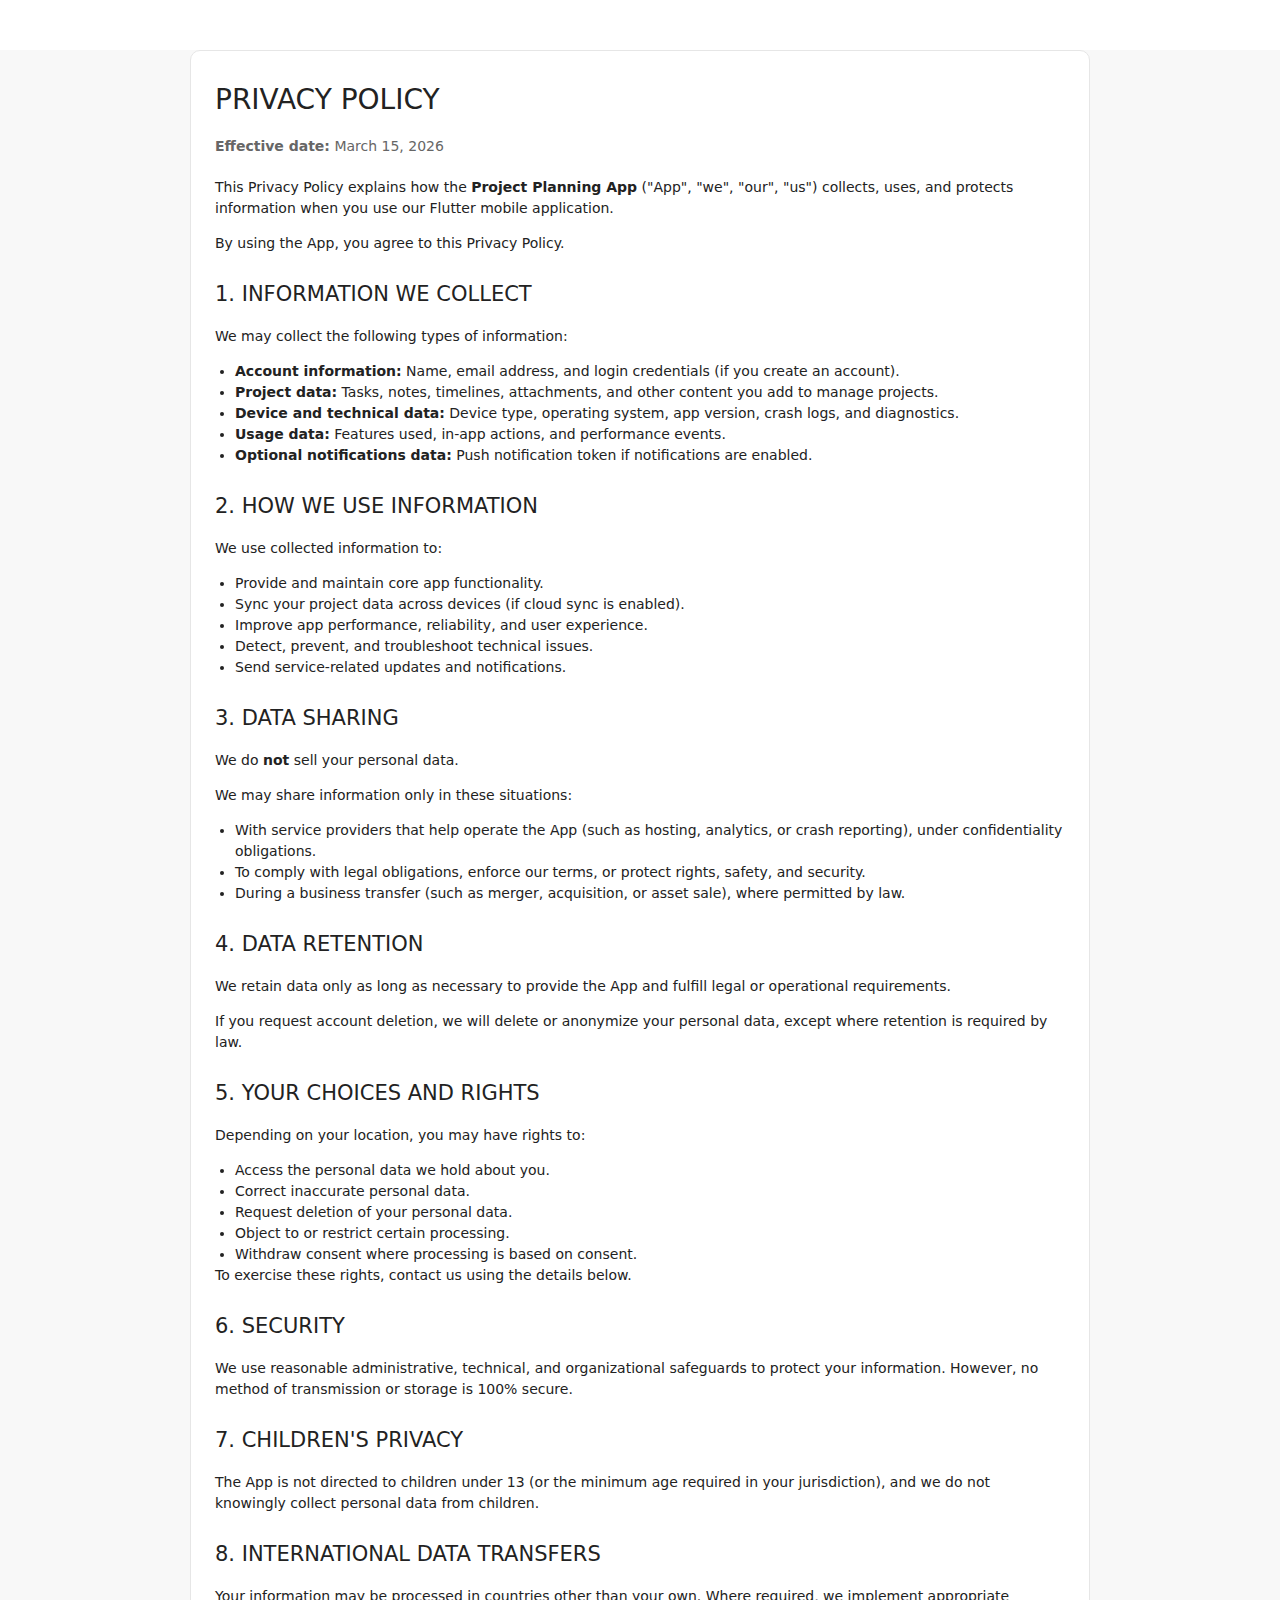
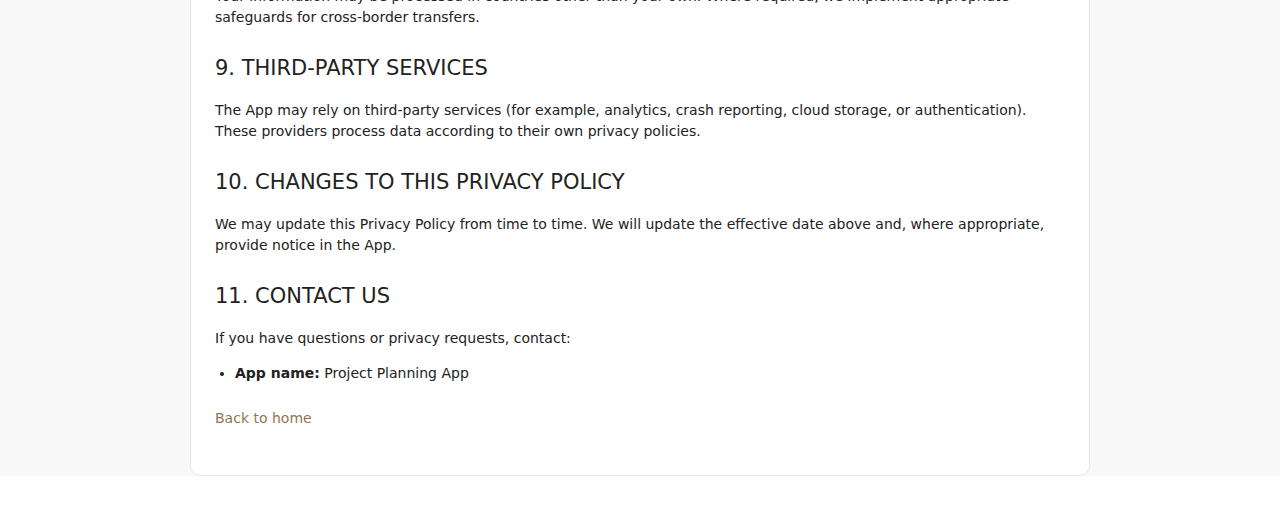
<file: true_church - edited - harul 2025 nov/privacy-policy.html>
<!DOCTYPE html>
<html lang="en">
  <head>
    <meta charset="UTF-8" />
    <meta http-equiv="X-UA-Compatible" content="IE=edge" />
    <meta name="viewport" content="width=device-width, initial-scale=1.0, maximum-scale=1" />
    <title>Privacy Policy | Project Planning App</title>
    <link href="fonts/novecento-font/novecento-font.css" rel="stylesheet" type="text/css" />
    <link href="fonts/font-awesome.min.css" rel="stylesheet" type="text/css" />
    <link rel="stylesheet" href="style.css" />
    <style>
      body {
        background: #f8f8f8;
      }

      .policy-wrap {
        max-width: 900px;
        margin: 50px auto;
        background: #ffffff;
        border: 1px solid #e6e6e6;
        border-radius: 10px;
        padding: 32px 24px;
      }

      .policy-wrap h1 {
        margin-top: 0;
      }

      .policy-wrap h2 {
        margin-top: 28px;
      }

      .policy-wrap ul {
        margin: 10px 0 0 20px;
      }

      .policy-meta {
        color: #666;
        margin-bottom: 20px;
      }

      .back-link {
        margin-top: 24px;
      }
    </style>
  </head>
  <body>
    <div class="policy-wrap">
      <h1>Privacy Policy</h1>
      <p class="policy-meta"><strong>Effective date:</strong> March 15, 2026</p>

      <p>
        This Privacy Policy explains how the <strong>Project Planning App</strong> ("App", "we",
        "our", "us") collects, uses, and protects information when you use our Flutter mobile
        application.
      </p>
      <p>By using the App, you agree to this Privacy Policy.</p>

      <h2>1. Information We Collect</h2>
      <p>We may collect the following types of information:</p>
      <ul>
        <li>
          <strong>Account information:</strong> Name, email address, and login credentials (if
          you create an account).
        </li>
        <li>
          <strong>Project data:</strong> Tasks, notes, timelines, attachments, and other content
          you add to manage projects.
        </li>
        <li>
          <strong>Device and technical data:</strong> Device type, operating system, app version,
          crash logs, and diagnostics.
        </li>
        <li>
          <strong>Usage data:</strong> Features used, in-app actions, and performance events.
        </li>
        <li>
          <strong>Optional notifications data:</strong> Push notification token if notifications
          are enabled.
        </li>
      </ul>

      <h2>2. How We Use Information</h2>
      <p>We use collected information to:</p>
      <ul>
        <li>Provide and maintain core app functionality.</li>
        <li>Sync your project data across devices (if cloud sync is enabled).</li>
        <li>Improve app performance, reliability, and user experience.</li>
        <li>Detect, prevent, and troubleshoot technical issues.</li>
        <li>Send service-related updates and notifications.</li>
      </ul>

      <h2>3. Data Sharing</h2>
      <p>We do <strong>not</strong> sell your personal data.</p>
      <p>We may share information only in these situations:</p>
      <ul>
        <li>
          With service providers that help operate the App (such as hosting, analytics, or crash
          reporting), under confidentiality obligations.
        </li>
        <li>
          To comply with legal obligations, enforce our terms, or protect rights, safety, and
          security.
        </li>
        <li>
          During a business transfer (such as merger, acquisition, or asset sale), where permitted
          by law.
        </li>
      </ul>

      <h2>4. Data Retention</h2>
      <p>
        We retain data only as long as necessary to provide the App and fulfill legal or
        operational requirements.
      </p>
      <p>
        If you request account deletion, we will delete or anonymize your personal data, except
        where retention is required by law.
      </p>

      <h2>5. Your Choices and Rights</h2>
      <p>Depending on your location, you may have rights to:</p>
      <ul>
        <li>Access the personal data we hold about you.</li>
        <li>Correct inaccurate personal data.</li>
        <li>Request deletion of your personal data.</li>
        <li>Object to or restrict certain processing.</li>
        <li>Withdraw consent where processing is based on consent.</li>
      </ul>
      <p>To exercise these rights, contact us using the details below.</p>

      <h2>6. Security</h2>
      <p>
        We use reasonable administrative, technical, and organizational safeguards to protect your
        information. However, no method of transmission or storage is 100% secure.
      </p>

      <h2>7. Children's Privacy</h2>
      <p>
        The App is not directed to children under 13 (or the minimum age required in your
        jurisdiction), and we do not knowingly collect personal data from children.
      </p>

      <h2>8. International Data Transfers</h2>
      <p>
        Your information may be processed in countries other than your own. Where required, we
        implement appropriate safeguards for cross-border transfers.
      </p>

      <h2>9. Third-Party Services</h2>
      <p>
        The App may rely on third-party services (for example, analytics, crash reporting, cloud
        storage, or authentication). These providers process data according to their own privacy
        policies.
      </p>

      <h2>10. Changes to This Privacy Policy</h2>
      <p>
        We may update this Privacy Policy from time to time. We will update the effective date
        above and, where appropriate, provide notice in the App.
      </p>

      <h2>11. Contact Us</h2>
      <p>If you have questions or privacy requests, contact:</p>
      <ul>
        <!-- <li><strong>Email:</strong> privacy@yourdomain.com</li> -->
        <li><strong>App name:</strong> Project Planning App</li>
      </ul>

      <p class="back-link"><a href="index.html">Back to home</a></p>
    </div>
  </body>
</html>
</file>
<file: true_church - edited - harul 2025 nov/fonts/novecento-font/novecento-font.css>
/*
 * Web Fonts from fontspring.com
 *
 * All OpenType features and all extended glyphs have been removed.
 * Fully installable fonts can be purchased at http://www.fontspring.com
 *
 * The fonts included in this stylesheet are subject to the End User License you purchased
 * from Fontspring. The fonts are protected under domestic and international trademark and 
 * copyright law. You are prohibited from modifying, reverse engineering, duplicating, or
 * distributing this font software.
 *
 * (c) 2010-2014 Fontspring
 *
 *
 *
 *
 * The fonts included are copyrighted by the vendor listed below.
 *
 * Vendor:      Synthview Type Design
 * License URL: http://www.fontspring.com/licenses/synthview/webfont
 *
 *
 */

@font-face {
    font-family: 'Novecento Sans';
    src: url('Novecentosanswide-Bold-webfont.eot');
    src: url('Novecentosanswide-Bold-webfont.eot?#iefix') format('embedded-opentype'),
         url('Novecentosanswide-Bold-webfont.woff2') format('woff2'),
         url('Novecentosanswide-Bold-webfont.woff') format('woff'),
         url('Novecentosanswide-Bold-webfont.ttf') format('truetype'),
         url('Novecentosanswide-Bold-webfont.svg#novecento_sans_wide_bookbold') format('svg');
    font-weight: 700;
    font-style: normal;

}

@font-face {
    font-family: 'Novecento Sans';
    src: url('Novecentosanswide-Book-webfont.eot');
    src: url('Novecentosanswide-Book-webfont.eot?#iefix') format('embedded-opentype'),
         url('Novecentosanswide-Book-webfont.woff2') format('woff2'),
         url('Novecentosanswide-Book-webfont.woff') format('woff'),
         url('Novecentosanswide-Book-webfont.ttf') format('truetype'),
         url('Novecentosanswide-Book-webfont.svg#novecento_sans_widebook') format('svg');
    font-weight: 300;
    font-style: normal;

}

@font-face {
    font-family: 'Novecento Sans';
    src: url('Novecentosanswide-DemiBold-webfont.eot');
    src: url('Novecentosanswide-DemiBold-webfont.eot?#iefix') format('embedded-opentype'),
         url('Novecentosanswide-DemiBold-webfont.woff2') format('woff2'),
         url('Novecentosanswide-DemiBold-webfont.woff') format('woff'),
         url('Novecentosanswide-DemiBold-webfont.ttf') format('truetype'),
         url('Novecentosanswide-DemiBold-webfont.svg#novecento_sans_widedemibold') format('svg');
    font-weight: 600;
    font-style: normal;

}

@font-face {
    font-family: 'Novecento Sans';
    src: url('Novecentosanswide-Light-webfont.eot');
    src: url('Novecentosanswide-Light-webfont.eot?#iefix') format('embedded-opentype'),
         url('Novecentosanswide-Light-webfont.woff2') format('woff2'),
         url('Novecentosanswide-Light-webfont.woff') format('woff'),
         url('Novecentosanswide-Light-webfont.ttf') format('truetype'),
         url('Novecentosanswide-Light-webfont.svg#novecento_sans_widelight') format('svg');
    font-weight: 200;
    font-style: normal;

}

@font-face {
    font-family: 'Novecento Sans';
    src: url('Novecentosanswide-Medium-webfont.eot');
    src: url('Novecentosanswide-Medium-webfont.eot?#iefix') format('embedded-opentype'),
         url('Novecentosanswide-Medium-webfont.woff2') format('woff2'),
         url('Novecentosanswide-Medium-webfont.woff') format('woff'),
         url('Novecentosanswide-Medium-webfont.ttf') format('truetype'),
         url('Novecentosanswide-Medium-webfont.svg#novecento_sans_widemedium') format('svg');
    font-weight: 500;
    font-style: normal;

}

@font-face {
    font-family: 'Novecento Sans';
    src: url('Novecentosanswide-Normal-webfont.eot');
    src: url('Novecentosanswide-Normal-webfont.eot?#iefix') format('embedded-opentype'),
         url('Novecentosanswide-Normal-webfont.woff2') format('woff2'),
         url('Novecentosanswide-Normal-webfont.woff') format('woff'),
         url('Novecentosanswide-Normal-webfont.ttf') format('truetype'),
         url('Novecentosanswide-Normal-webfont.svg#novecento_sans_widenormal') format('svg');
    font-weight: 400;
    font-style: normal;

}
</file>
<file: true_church - edited - harul 2025 nov/style.css>
/*!
 * Project_Name: Compass Starter
 * Author: Ariona, Rian
 * Email: yans_fied[at]yahoo.com
 * Url: http://www.ariona.net
 */
/*=========================================== 
 * Importing CSS Libraries
 *===========================================*/
article,
aside,
details,
figcaption,
figure,
footer,
header,
hgroup,
nav,
section,
summary {
  display: block; }

audio,
canvas,
video {
  display: inline-block; }

audio:not([controls]) {
  display: none;
  height: 0; }

[hidden], template {
  display: none; }

html {
  background: #fff;
  color: #000;
  -webkit-text-size-adjust: 100%;
  -ms-text-size-adjust: 100%; }

html,
button,
input,
select,
textarea {
  font-family: sans-serif; }

body {
  margin: 0; }

a {
  background: transparent; }
  a:focus {
    outline: thin dotted; }
  a:hover, a:active {
    outline: 0; }

h1 {
  font-size: 2em;
  margin: 0.67em 0; }

h2 {
  font-size: 1.5em;
  margin: 0.83em 0; }

h3 {
  font-size: 1.17em;
  margin: 1em 0; }

h4 {
  font-size: 1em;
  margin: 1.33em 0; }

h5 {
  font-size: 0.83em;
  margin: 1.67em 0; }

h6 {
  font-size: 0.75em;
  margin: 2.33em 0; }

abbr[title] {
  border-bottom: 1px dotted; }

b,
strong {
  font-weight: bold; }

dfn {
  font-style: italic; }

mark {
  background: #ff0;
  color: #000; }

code,
kbd,
pre,
samp {
  font-family: monospace, serif;
  font-size: 1em; }

pre {
  white-space: pre;
  white-space: pre-wrap;
  word-wrap: break-word; }

q {
  quotes: "\201C" "\201D" "\2018" "\2019"; }

q:before,
q:after {
  content: '';
  content: none; }

small {
  font-size: 80%; }

sub,
sup {
  font-size: 75%;
  line-height: 0;
  position: relative;
  vertical-align: baseline; }

sup {
  top: -0.5em; }

sub {
  bottom: -0.25em; }

img {
  border: 0; }

svg:not(:root) {
  overflow: hidden; }

figure {
  margin: 0; }

fieldset {
  border: 1px solid #c0c0c0;
  margin: 0 2px;
  padding: 0.35em 0.625em 0.75em; }

legend {
  border: 0;
  padding: 0;
  white-space: normal; }

button,
input,
select,
textarea {
  font-family: inherit;
  font-size: 100%;
  margin: 0;
  vertical-align: baseline; }

button,
input {
  line-height: normal; }

button,
select {
  text-transform: none; }

button,
html input[type="button"],
input[type="reset"],
input[type="submit"] {
  -webkit-appearance: button;
  cursor: pointer; }

button[disabled],
input[disabled] {
  cursor: default; }

input[type="checkbox"],
input[type="radio"] {
  box-sizing: border-box;
  padding: 0; }

input[type="search"] {
  -webkit-appearance: textfield;
  box-sizing: content-box; }

input[type="search"]::-webkit-search-cancel-button,
input[type="search"]::-webkit-search-decoration {
  -webkit-appearance: none; }

button::-moz-focus-inner, input::-moz-focus-inner {
  border: 0;
  padding: 0; }

textarea {
  overflow: auto;
  vertical-align: top; }

table {
  border-collapse: collapse;
  border-spacing: 0; }

*, *:before, *:after {
  box-sizing: border-box; }

/*
 * Global Styles
 */
html {
  font-size: 14px; }

body {
  color: #89837c;
  font-family: arial, sans-serif;
  font-weight: 300;
  line-height: 1.5; }

h1, h2, h3, h4, h5, h6 {
  margin: 0 0 20px;
  font-family: "Novecento Sans", "Raleway", "Noto Sans" "Open Sans", sans-serif;
  font-weight: 500;
  text-transform: uppercase;
  line-height: normal; }

hr {
  border: none;
  border-bottom: 1px solid #777; }

ul, ol {
  margin: 0;
  padding-left: 0; }

a {
  text-decoration: none;
  color: #8f7655; }

address {
  font-style: normal; }

p {
  margin-top: 0; }

form input, form textarea, form select {
  outline: none;
  padding: 10px;
  border-radius: 5px;
  border: none; }
form select {
  -webkit-appearance: none;
  -moz-appearance: none;
  appearance: none;
  border: none; }
form textarea {
  resize: vertical; }
form input[type="submit"], form button, form input[type="reset"] {
  border: none; }

/*
 * Reusable Components Style
 */
.button, form input[type="submit"], form button, form input[type="reset"] {
  display: inline-block;
  background: #e2caae;
  background: -webkit-linear-gradient(#e2caae, #c39f70);
  background: linear-gradient(#e2caae, #c39f70);
  border-bottom: 1px solid #a68861;
  box-shadow: 0 2px 0 rgba(0, 0, 0, 0.1);
  border-radius: 5px;
  padding: 10px 25px;
  border-radius: 5px;
  color: #715b3e;
  text-transform: uppercase;
  font-family: "Novecento Sans", "Raleway", "Noto Sans" "Open Sans", sans-serif;
  font-weight: 400;
  line-height: normal; }
  .button.secondary, form input.secondary[type="submit"], form button.secondary, form input.secondary[type="reset"] {
    background: #e3dfda;
    background: -webkit-linear-gradient(#e3dfda, #d0cbc4);
    background: linear-gradient(#e3dfda, #d0cbc4);
    border-bottom: 1px solid #b1aea8;
    color: #7c7975; }

.container {
  margin-right: auto;
  margin-left: auto;
  padding-left: 15px;
  padding-right: 15px;
  *zoom: 1; }
  .container:after {
    content: " ";
    clear: both;
    display: block;
    overflow: hidden;
    height: 0; }
  @media (min-width: 768px) {
    .container {
      width: 750px; } }
  @media (min-width: 992px) {
    .container {
      width: 970px; } }
  @media (min-width: 1200px) {
    .container {
      width: 1170px; } }

.container-fluid {
  margin-right: auto;
  margin-left: auto;
  padding-left: 15px;
  padding-right: 15px;
  *zoom: 1; }
  .container-fluid:after {
    content: " ";
    clear: both;
    display: block;
    overflow: hidden;
    height: 0; }

.row {
  margin-left: -15px;
  margin-right: -15px;
  *zoom: 1; }
  .row:after {
    content: " ";
    clear: both;
    display: block;
    overflow: hidden;
    height: 0; }

.col-xs-1, .col-sm-1, .col-md-1, .col-lg-1, .col-xs-2, .col-sm-2, .col-md-2, .col-lg-2, .col-xs-3, .col-sm-3, .col-md-3, .col-lg-3, .col-xs-4, .col-sm-4, .col-md-4, .col-lg-4, .col-xs-5, .col-sm-5, .col-md-5, .col-lg-5, .col-xs-6, .col-sm-6, .col-md-6, .col-lg-6, .col-xs-7, .col-sm-7, .col-md-7, .col-lg-7, .col-xs-8, .col-sm-8, .col-md-8, .col-lg-8, .col-xs-9, .col-sm-9, .col-md-9, .col-lg-9, .col-xs-10, .col-sm-10, .col-md-10, .col-lg-10, .col-xs-11, .col-sm-11, .col-md-11, .col-lg-11, .col-xs-12, .col-sm-12, .col-md-12, .col-lg-12 {
  position: relative;
  min-height: 1px;
  padding-left: 15px;
  padding-right: 15px; }

.col-xs-1, .col-xs-2, .col-xs-3, .col-xs-4, .col-xs-5, .col-xs-6, .col-xs-7, .col-xs-8, .col-xs-9, .col-xs-10, .col-xs-11, .col-xs-12 {
  float: left; }

.col-xs-1 {
  width: 8.3333333333%; }

.col-xs-2 {
  width: 16.6666666667%; }

.col-xs-3 {
  width: 25%; }

.col-xs-4 {
  width: 33.3333333333%; }

.col-xs-5 {
  width: 41.6666666667%; }

.col-xs-6 {
  width: 50%; }

.col-xs-7 {
  width: 58.3333333333%; }

.col-xs-8 {
  width: 66.6666666667%; }

.col-xs-9 {
  width: 75%; }

.col-xs-10 {
  width: 83.3333333333%; }

.col-xs-11 {
  width: 91.6666666667%; }

.col-xs-12 {
  width: 100%; }

.col-xs-pull-0 {
  right: auto; }

.col-xs-pull-1 {
  right: 8.3333333333%; }

.col-xs-pull-2 {
  right: 16.6666666667%; }

.col-xs-pull-3 {
  right: 25%; }

.col-xs-pull-4 {
  right: 33.3333333333%; }

.col-xs-pull-5 {
  right: 41.6666666667%; }

.col-xs-pull-6 {
  right: 50%; }

.col-xs-pull-7 {
  right: 58.3333333333%; }

.col-xs-pull-8 {
  right: 66.6666666667%; }

.col-xs-pull-9 {
  right: 75%; }

.col-xs-pull-10 {
  right: 83.3333333333%; }

.col-xs-pull-11 {
  right: 91.6666666667%; }

.col-xs-pull-12 {
  right: 100%; }

.col-xs-push-0 {
  left: auto; }

.col-xs-push-1 {
  left: 8.3333333333%; }

.col-xs-push-2 {
  left: 16.6666666667%; }

.col-xs-push-3 {
  left: 25%; }

.col-xs-push-4 {
  left: 33.3333333333%; }

.col-xs-push-5 {
  left: 41.6666666667%; }

.col-xs-push-6 {
  left: 50%; }

.col-xs-push-7 {
  left: 58.3333333333%; }

.col-xs-push-8 {
  left: 66.6666666667%; }

.col-xs-push-9 {
  left: 75%; }

.col-xs-push-10 {
  left: 83.3333333333%; }

.col-xs-push-11 {
  left: 91.6666666667%; }

.col-xs-push-12 {
  left: 100%; }

.col-xs-offset-0 {
  margin-left: 0%; }

.col-xs-offset-1 {
  margin-left: 8.3333333333%; }

.col-xs-offset-2 {
  margin-left: 16.6666666667%; }

.col-xs-offset-3 {
  margin-left: 25%; }

.col-xs-offset-4 {
  margin-left: 33.3333333333%; }

.col-xs-offset-5 {
  margin-left: 41.6666666667%; }

.col-xs-offset-6 {
  margin-left: 50%; }

.col-xs-offset-7 {
  margin-left: 58.3333333333%; }

.col-xs-offset-8 {
  margin-left: 66.6666666667%; }

.col-xs-offset-9 {
  margin-left: 75%; }

.col-xs-offset-10 {
  margin-left: 83.3333333333%; }

.col-xs-offset-11 {
  margin-left: 91.6666666667%; }

.col-xs-offset-12 {
  margin-left: 100%; }

@media (min-width: 768px) {
  .col-sm-1, .col-sm-2, .col-sm-3, .col-sm-4, .col-sm-5, .col-sm-6, .col-sm-7, .col-sm-8, .col-sm-9, .col-sm-10, .col-sm-11, .col-sm-12 {
    float: left; }

  .col-sm-1 {
    width: 8.3333333333%; }

  .col-sm-2 {
    width: 16.6666666667%; }

  .col-sm-3 {
    width: 25%; }

  .col-sm-4 {
    width: 33.3333333333%; }

  .col-sm-5 {
    width: 41.6666666667%; }

  .col-sm-6 {
    width: 50%; }

  .col-sm-7 {
    width: 58.3333333333%; }

  .col-sm-8 {
    width: 66.6666666667%; }

  .col-sm-9 {
    width: 75%; }

  .col-sm-10 {
    width: 83.3333333333%; }

  .col-sm-11 {
    width: 91.6666666667%; }

  .col-sm-12 {
    width: 100%; }

  .col-sm-pull-0 {
    right: auto; }

  .col-sm-pull-1 {
    right: 8.3333333333%; }

  .col-sm-pull-2 {
    right: 16.6666666667%; }

  .col-sm-pull-3 {
    right: 25%; }

  .col-sm-pull-4 {
    right: 33.3333333333%; }

  .col-sm-pull-5 {
    right: 41.6666666667%; }

  .col-sm-pull-6 {
    right: 50%; }

  .col-sm-pull-7 {
    right: 58.3333333333%; }

  .col-sm-pull-8 {
    right: 66.6666666667%; }

  .col-sm-pull-9 {
    right: 75%; }

  .col-sm-pull-10 {
    right: 83.3333333333%; }

  .col-sm-pull-11 {
    right: 91.6666666667%; }

  .col-sm-pull-12 {
    right: 100%; }

  .col-sm-push-0 {
    left: auto; }

  .col-sm-push-1 {
    left: 8.3333333333%; }

  .col-sm-push-2 {
    left: 16.6666666667%; }

  .col-sm-push-3 {
    left: 25%; }

  .col-sm-push-4 {
    left: 33.3333333333%; }

  .col-sm-push-5 {
    left: 41.6666666667%; }

  .col-sm-push-6 {
    left: 50%; }

  .col-sm-push-7 {
    left: 58.3333333333%; }

  .col-sm-push-8 {
    left: 66.6666666667%; }

  .col-sm-push-9 {
    left: 75%; }

  .col-sm-push-10 {
    left: 83.3333333333%; }

  .col-sm-push-11 {
    left: 91.6666666667%; }

  .col-sm-push-12 {
    left: 100%; }

  .col-sm-offset-0 {
    margin-left: 0%; }

  .col-sm-offset-1 {
    margin-left: 8.3333333333%; }

  .col-sm-offset-2 {
    margin-left: 16.6666666667%; }

  .col-sm-offset-3 {
    margin-left: 25%; }

  .col-sm-offset-4 {
    margin-left: 33.3333333333%; }

  .col-sm-offset-5 {
    margin-left: 41.6666666667%; }

  .col-sm-offset-6 {
    margin-left: 50%; }

  .col-sm-offset-7 {
    margin-left: 58.3333333333%; }

  .col-sm-offset-8 {
    margin-left: 66.6666666667%; }

  .col-sm-offset-9 {
    margin-left: 75%; }

  .col-sm-offset-10 {
    margin-left: 83.3333333333%; }

  .col-sm-offset-11 {
    margin-left: 91.6666666667%; }

  .col-sm-offset-12 {
    margin-left: 100%; } }
@media (min-width: 992px) {
  .col-md-1, .col-md-2, .col-md-3, .col-md-4, .col-md-5, .col-md-6, .col-md-7, .col-md-8, .col-md-9, .col-md-10, .col-md-11, .col-md-12 {
    float: left; }

  .col-md-1 {
    width: 8.3333333333%; }

  .col-md-2 {
    width: 16.6666666667%; }

  .col-md-3 {
    width: 25%; }

  .col-md-4 {
    width: 33.3333333333%; }

  .col-md-5 {
    width: 41.6666666667%; }

  .col-md-6 {
    width: 50%; }

  .col-md-7 {
    width: 58.3333333333%; }

  .col-md-8 {
    width: 66.6666666667%; }

  .col-md-9 {
    width: 75%; }

  .col-md-10 {
    width: 83.3333333333%; }

  .col-md-11 {
    width: 91.6666666667%; }

  .col-md-12 {
    width: 100%; }

  .col-md-pull-0 {
    right: auto; }

  .col-md-pull-1 {
    right: 8.3333333333%; }

  .col-md-pull-2 {
    right: 16.6666666667%; }

  .col-md-pull-3 {
    right: 25%; }

  .col-md-pull-4 {
    right: 33.3333333333%; }

  .col-md-pull-5 {
    right: 41.6666666667%; }

  .col-md-pull-6 {
    right: 50%; }

  .col-md-pull-7 {
    right: 58.3333333333%; }

  .col-md-pull-8 {
    right: 66.6666666667%; }

  .col-md-pull-9 {
    right: 75%; }

  .col-md-pull-10 {
    right: 83.3333333333%; }

  .col-md-pull-11 {
    right: 91.6666666667%; }

  .col-md-pull-12 {
    right: 100%; }

  .col-md-push-0 {
    left: auto; }

  .col-md-push-1 {
    left: 8.3333333333%; }

  .col-md-push-2 {
    left: 16.6666666667%; }

  .col-md-push-3 {
    left: 25%; }

  .col-md-push-4 {
    left: 33.3333333333%; }

  .col-md-push-5 {
    left: 41.6666666667%; }

  .col-md-push-6 {
    left: 50%; }

  .col-md-push-7 {
    left: 58.3333333333%; }

  .col-md-push-8 {
    left: 66.6666666667%; }

  .col-md-push-9 {
    left: 75%; }

  .col-md-push-10 {
    left: 83.3333333333%; }

  .col-md-push-11 {
    left: 91.6666666667%; }

  .col-md-push-12 {
    left: 100%; }

  .col-md-offset-0 {
    margin-left: 0%; }

  .col-md-offset-1 {
    margin-left: 8.3333333333%; }

  .col-md-offset-2 {
    margin-left: 16.6666666667%; }

  .col-md-offset-3 {
    margin-left: 25%; }

  .col-md-offset-4 {
    margin-left: 33.3333333333%; }

  .col-md-offset-5 {
    margin-left: 41.6666666667%; }

  .col-md-offset-6 {
    margin-left: 50%; }

  .col-md-offset-7 {
    margin-left: 58.3333333333%; }

  .col-md-offset-8 {
    margin-left: 66.6666666667%; }

  .col-md-offset-9 {
    margin-left: 75%; }

  .col-md-offset-10 {
    margin-left: 83.3333333333%; }

  .col-md-offset-11 {
    margin-left: 91.6666666667%; }

  .col-md-offset-12 {
    margin-left: 100%; } }
@media (min-width: 1200px) {
  .col-lg-1, .col-lg-2, .col-lg-3, .col-lg-4, .col-lg-5, .col-lg-6, .col-lg-7, .col-lg-8, .col-lg-9, .col-lg-10, .col-lg-11, .col-lg-12 {
    float: left; }

  .col-lg-1 {
    width: 8.3333333333%; }

  .col-lg-2 {
    width: 16.6666666667%; }

  .col-lg-3 {
    width: 25%; }

  .col-lg-4 {
    width: 33.3333333333%; }

  .col-lg-5 {
    width: 41.6666666667%; }

  .col-lg-6 {
    width: 50%; }

  .col-lg-7 {
    width: 58.3333333333%; }

  .col-lg-8 {
    width: 66.6666666667%; }

  .col-lg-9 {
    width: 75%; }

  .col-lg-10 {
    width: 83.3333333333%; }

  .col-lg-11 {
    width: 91.6666666667%; }

  .col-lg-12 {
    width: 100%; }

  .col-lg-pull-0 {
    right: auto; }

  .col-lg-pull-1 {
    right: 8.3333333333%; }

  .col-lg-pull-2 {
    right: 16.6666666667%; }

  .col-lg-pull-3 {
    right: 25%; }

  .col-lg-pull-4 {
    right: 33.3333333333%; }

  .col-lg-pull-5 {
    right: 41.6666666667%; }

  .col-lg-pull-6 {
    right: 50%; }

  .col-lg-pull-7 {
    right: 58.3333333333%; }

  .col-lg-pull-8 {
    right: 66.6666666667%; }

  .col-lg-pull-9 {
    right: 75%; }

  .col-lg-pull-10 {
    right: 83.3333333333%; }

  .col-lg-pull-11 {
    right: 91.6666666667%; }

  .col-lg-pull-12 {
    right: 100%; }

  .col-lg-push-0 {
    left: auto; }

  .col-lg-push-1 {
    left: 8.3333333333%; }

  .col-lg-push-2 {
    left: 16.6666666667%; }

  .col-lg-push-3 {
    left: 25%; }

  .col-lg-push-4 {
    left: 33.3333333333%; }

  .col-lg-push-5 {
    left: 41.6666666667%; }

  .col-lg-push-6 {
    left: 50%; }

  .col-lg-push-7 {
    left: 58.3333333333%; }

  .col-lg-push-8 {
    left: 66.6666666667%; }

  .col-lg-push-9 {
    left: 75%; }

  .col-lg-push-10 {
    left: 83.3333333333%; }

  .col-lg-push-11 {
    left: 91.6666666667%; }

  .col-lg-push-12 {
    left: 100%; }

  .col-lg-offset-0 {
    margin-left: 0%; }

  .col-lg-offset-1 {
    margin-left: 8.3333333333%; }

  .col-lg-offset-2 {
    margin-left: 16.6666666667%; }

  .col-lg-offset-3 {
    margin-left: 25%; }

  .col-lg-offset-4 {
    margin-left: 33.3333333333%; }

  .col-lg-offset-5 {
    margin-left: 41.6666666667%; }

  .col-lg-offset-6 {
    margin-left: 50%; }

  .col-lg-offset-7 {
    margin-left: 58.3333333333%; }

  .col-lg-offset-8 {
    margin-left: 66.6666666667%; }

  .col-lg-offset-9 {
    margin-left: 75%; }

  .col-lg-offset-10 {
    margin-left: 83.3333333333%; }

  .col-lg-offset-11 {
    margin-left: 91.6666666667%; }

  .col-lg-offset-12 {
    margin-left: 100%; } }
@-ms-viewport {
  width: device-width; }
.visible-xs, .visible-sm, .visible-md, .visible-lg {
  display: none !important; }

.visible-xs-block,
.visible-xs-inline,
.visible-xs-inline-block,
.visible-sm-block,
.visible-sm-inline,
.visible-sm-inline-block,
.visible-md-block,
.visible-md-inline,
.visible-md-inline-block,
.visible-lg-block,
.visible-lg-inline,
.visible-lg-inline-block {
  display: none !important; }

@media (max-width: 767px) {
  .visible-xs {
    display: block !important; }

  table.visible-xs {
    display: table; }

  tr.visible-xs {
    display: table-row !important; }

  th.visible-xs,
  td.visible-xs {
    display: table-cell !important; } }
@media (max-width: 767px) {
  .visible-xs-block {
    display: block !important; } }

@media (max-width: 767px) {
  .visible-xs-inline {
    display: inline !important; } }

@media (max-width: 767px) {
  .visible-xs-inline-block {
    display: inline-block !important; } }

@media (min-width: 768px) and (max-width: 991px) {
  .visible-sm {
    display: block !important; }

  table.visible-sm {
    display: table; }

  tr.visible-sm {
    display: table-row !important; }

  th.visible-sm,
  td.visible-sm {
    display: table-cell !important; } }
@media (min-width: 768px) and (max-width: 991px) {
  .visible-sm-block {
    display: block !important; } }

@media (min-width: 768px) and (max-width: 991px) {
  .visible-sm-inline {
    display: inline !important; } }

@media (min-width: 768px) and (max-width: 991px) {
  .visible-sm-inline-block {
    display: inline-block !important; } }

@media (min-width: 992px) and (max-width: 1199px) {
  .visible-md {
    display: block !important; }

  table.visible-md {
    display: table; }

  tr.visible-md {
    display: table-row !important; }

  th.visible-md,
  td.visible-md {
    display: table-cell !important; } }
@media (min-width: 992px) and (max-width: 1199px) {
  .visible-md-block {
    display: block !important; } }

@media (min-width: 992px) and (max-width: 1199px) {
  .visible-md-inline {
    display: inline !important; } }

@media (min-width: 992px) and (max-width: 1199px) {
  .visible-md-inline-block {
    display: inline-block !important; } }

@media (min-width: 1200px) {
  .visible-lg {
    display: block !important; }

  table.visible-lg {
    display: table; }

  tr.visible-lg {
    display: table-row !important; }

  th.visible-lg,
  td.visible-lg {
    display: table-cell !important; } }
@media (min-width: 1200px) {
  .visible-lg-block {
    display: block !important; } }

@media (min-width: 1200px) {
  .visible-lg-inline {
    display: inline !important; } }

@media (min-width: 1200px) {
  .visible-lg-inline-block {
    display: inline-block !important; } }

@media (max-width: 767px) {
  .hidden-xs {
    display: none !important; } }
@media (min-width: 768px) and (max-width: 991px) {
  .hidden-sm {
    display: none !important; } }
@media (min-width: 992px) and (max-width: 1199px) {
  .hidden-md {
    display: none !important; } }
@media (min-width: 1200px) {
  .hidden-lg {
    display: none !important; } }
.visible-print {
  display: none !important; }

@media print {
  .visible-print {
    display: block !important; }

  table.visible-print {
    display: table; }

  tr.visible-print {
    display: table-row !important; }

  th.visible-print,
  td.visible-print {
    display: table-cell !important; } }
.visible-print-block {
  display: none !important; }
  @media print {
    .visible-print-block {
      display: block !important; } }

.visible-print-inline {
  display: none !important; }
  @media print {
    .visible-print-inline {
      display: inline !important; } }

.visible-print-inline-block {
  display: none !important; }
  @media print {
    .visible-print-inline-block {
      display: inline-block !important; } }

@media print {
  .hidden-print {
    display: none !important; } }
/*
 * Header Styles
 */
.site-header {
  position: relative;
  z-index: 999;
  background: white;
  text-align: center;
  padding: 50px 0 30px; }

.branding {
  text-align: center; }
  .branding .logo {
    margin-bottom: 10px; }
  .branding .site-title {
    color: #8f7655;
    font-size: 14px;
    font-size: 1em; }

.main-navigation {
  border-top: 1px solid #e5e5e5; }
  .main-navigation .menu-toggle {
    border: none;
    background: none;
    padding: 20px;
    display: none;
    font-family: "Novecento Sans", "Raleway", "Noto Sans" "Open Sans", sans-serif;
    text-transform: uppercase;
    outline: none; }
    @media screen and (max-width: 990px) {
      .main-navigation .menu-toggle {
        display: inline-block; } }
  .main-navigation .menu {
    list-style: none; }
    @media screen and (max-width: 990px) {
      .main-navigation .menu {
        display: none; } }
    .main-navigation .menu .menu-item {
      display: inline-block;
      margin: 0 10px; }
      .main-navigation .menu .menu-item a {
        display: block;
        padding: 20px 0;
        text-transform: uppercase;
        font-family: "Novecento Sans", "Raleway", "Noto Sans" "Open Sans", sans-serif;
        font-weight: 400;
        font-size: 18px;
        font-size: 1.2857142857em;
        border-bottom: 1px solid #e5e5e5;
        -webkit-transition: .3s ease;
                transition: .3s ease; }
        .main-navigation .menu .menu-item a small {
          display: block;
          color: #a59e95;
          font-weight: 300;
          font-size: 10px;
          font-size: 0.7142857143rem; }
      .main-navigation .menu .menu-item.current-menu-item a, .main-navigation .menu .menu-item:hover a {
        border-bottom-color: #8f7655;
        border-width: 2px; }

.mobile-navigation {
  padding: 30px 0;
  display: none; }
  @media screen and (min-width: 991px) {
    .mobile-navigation {
      display: none !important; } }
  .mobile-navigation .menu {
    list-style: none; }
    .mobile-navigation .menu .menu-item {
      border-bottom: 1px solid #e5e5e5; }
      .mobile-navigation .menu .menu-item:first-child {
        border-top: 1px solid #e5e5e5; }
    .mobile-navigation .menu a {
      font-family: "Novecento Sans", "Raleway", "Noto Sans" "Open Sans", sans-serif;
      text-transform: uppercase;
      font-weight: 400;
      display: block;
      padding: 10px 20px; }
      .mobile-navigation .menu a small {
        display: block;
        color: #a59e95; }

.hero {
  position: relative; }
  .hero .slides {
    list-style: none;
    *zoom: 1; }
    .hero .slides:after {
      content: " ";
      clear: both;
      display: block;
      overflow: hidden;
      height: 0; }
    .hero .slides li {
      background-size: cover;
      width: 100%;
      margin-right: -100%;
      float: left;
      min-height: 545px;
      padding: 150px 0; }
    .hero .slides .slide-content {
      text-align: center;
      font-family: "Novecento Sans", "Raleway", "Noto Sans" "Open Sans", sans-serif;
      text-transform: uppercase;
      color: white; }
    .hero .slides .slide-subtitle {
      font-size: 30px;
      font-size: 2.1428571429em;
      font-weight: 700;
      margin-bottom: 30px;
      display: block; }
    .hero .slides .slide-title {
      font-size: 60px;
      font-size: 4.2857142857em;
      font-weight: 100;
      margin-bottom: 50px; }
    .hero .slides .button, .hero .slides form input[type="submit"], form .hero .slides input[type="submit"], .hero .slides form button, form .hero .slides button, .hero .slides form input[type="reset"], form .hero .slides input[type="reset"] {
      position: relative;
      height: 50px;
      background: url(images/button-bg.png);
      padding: 15px 10px 15px 25px;
      border-bottom: none;
      box-shadow: none;
      border-radius: 0;
      font-size: 18px;
      font-size: 1.2857142857em; }
      .hero .slides .button:after, .hero .slides form input[type="submit"]:after, form .hero .slides input[type="submit"]:after, .hero .slides form button:after, form .hero .slides button:after, .hero .slides form input[type="reset"]:after, form .hero .slides input[type="reset"]:after {
        content: " ";
        height: 50px;
        width: 13px;
        background: url(images/button-bg-right.png) no-repeat;
        position: absolute;
        top: 0;
        left: 100%; }
  .hero .flex-control-nav {
    position: absolute;
    width: 100%;
    left: 0;
    bottom: 20px;
    z-index: 9;
    text-align: center; }
    .hero .flex-control-nav li {
      display: inline-block;
      margin: 0 5px; }
    .hero .flex-control-nav a {
      display: block;
      width: 18px;
      height: 20px;
      background: url(images/pagination.png);
      overflow: hidden;
      text-indent: -999px;
      cursor: pointer; }
      .hero .flex-control-nav a.flex-active {
        background: url(images/pagination-current.png); }

.page-head {
  background-size: cover;
  padding: 50px;
  text-align: center; }
  .page-head .page-title {
    font-weight: 100;
    font-size: 72px;
    font-size: 5.1428571429em;
    margin-bottom: 0;
    color: white;
    word-break: break-word; }
    @media screen and (max-width: 640px) {
      .page-head .page-title {
        font-size: 48px;
        font-size: 3.4285714286em; } }

.fullwidth-block {
  padding: 50px 0; }
  .fullwidth-block .section-title {
    font-size: 24px;
    font-size: 1.7142857143em;
    text-transform: uppercase;
    color: #544531; }

.news {
  text-align: center;
  margin-bottom: 30px; }
  .news .news-image {
    width: 100%;
    max-width: 100%;
    height: auto;
    margin-bottom: 20px; }
  .news .news-title {
    font-size: 14px;
    font-size: 1em;
    margin: 0 0 10px; }
  .news .date {
    color: #a59e95;
    font-size: 12px;
    font-size: 0.8571428571em;
    font-family: "Novecento Sans", "Raleway", "Noto Sans" "Open Sans", sans-serif;
    text-transform: lowercase; }
    .news .date .fa {
      font-size: 16px;
      font-size: 1.1428571429rem;
      margin-right: 5px; }

.event-list {
  list-style: none;
  margin-bottom: 30px; }
  .event-list li {
    padding: 10px 50% 10px 0;
    padding-right: 50%;
    position: relative;
    border-bottom: 1px solid #e5e5e5; }
    .event-list li:first-child {
      border-top: 1px solid #e5e5e5; }
  .event-list .event-title {
    display: inline-block;
    margin-bottom: 0;
    font-size: 14px;
    font-size: 1em; }
  .event-list .event-meta {
    position: absolute;
    width: 50%;
    right: 0;
    color: #a59e95;
    font-size: 12px;
    font-size: 0.8571428571em;
    font-weight: 400;
    text-transform: uppercase;
    font-family: "Novecento Sans", "Raleway", "Noto Sans" "Open Sans", sans-serif;
    text-transform: lowercase;
    *zoom: 1; }
    .event-list .event-meta:after {
      content: " ";
      clear: both;
      display: block;
      overflow: hidden;
      height: 0; }
    .event-list .event-meta span {
      width: 50%;
      float: left;
      font-size: 12px;
      font-size: 0.8571428571rem; }
      .event-list .event-meta span .fa {
        margin-right: 5px; }
  .event-list.large li {
    padding: 20px 0; }
  .event-list.large .event-title {
    display: block;
    margin-bottom: 10px; }
  .event-list.large .event-meta {
    position: relative;
    margin-bottom: 20px;
    display: block; }
    .event-list.large .event-meta span {
      width: auto;
      margin-right: 30px; }
    .event-list.large .event-meta .date {
      width: 150px; }

.text-center {
  text-align: center; }

.text-right {
  text-align: right; }

.seremon-list {
  list-style: none;
  margin-bottom: 30px; }
  .seremon-list li {
    padding: 10px 0 10px 80px;
    position: relative;
    border-bottom: 1px solid #e5e5e5;
    min-height: 70px; }
    .seremon-list li:first-child {
      border-top: 1px solid #e5e5e5; }
  .seremon-list img {
    position: absolute;
    left: 0;
    top: 10px; }
  .seremon-list .seremon-title {
    margin-bottom: 10px;
    font-size: 14px;
    font-size: 1em; }
  .seremon-list .seremon-meta {
    font-size: 12px;
    font-size: 0.8571428571em;
    color: #a59e95;
    font-family: "Novecento Sans", "Raleway", "Noto Sans" "Open Sans", sans-serif;
    text-transform: lowercase; }
    .seremon-list .seremon-meta .pastor {
      margin-bottom: 5px; }
    .seremon-list .seremon-meta .fa {
      width: 20px; }
  .seremon-list.large li {
    padding-left: 140px;
    min-height: 150px; }
  .seremon-list.large .seremon-meta .pastor, .seremon-list.large .seremon-meta .date {
    display: inline-block;
    margin-right: 20px; }

.family {
  width: 33.333%;
  float: left;
  padding: 0 15px;
  text-align: center;
  margin-bottom: 30px; }
  @media screen and (max-width: 640px) {
    .family {
      width: 50%; } }
  @media screen and (max-width: 480px) {
    .family {
      width: 100%; } }
  .family .family-image {
    width: 100%;
    height: auto;
    max-width: 100%;
    margin-bottom: 10px; }
  .family .family-name {
    margin-bottom: 5px;
    font-size: 14px;
    font-size: 1em;
    font-weight: 600; }

.sidebar .widget {
  margin-bottom: 40px; }
  .sidebar .widget .widget-title {
    color: #544531;
    font-size: 18px;
    font-size: 1.2857142857em;
    font-weight: 600; }

.arrow {
  list-style-image: url(images/arrow.png);
  list-style-position: inside; }
  .arrow li {
    padding: 10px 0;
    border-bottom: 1px solid #e5e5e5; }
    .arrow li a {
      display: block;
      color: #89837c;
      -webkit-transition: .3s ease;
              transition: .3s ease; }
      .arrow li a:hover {
        color: #8f7655; }

/*
 * Footer Styles
 */
.site-footer {
  background: #363641;
  padding: 50px 0;
  color: #acacb1; }
  .site-footer .widget {
    margin-bottom: 30px; }
    .site-footer .widget .widget-title {
      color: #dcc2a0;
      font-size: 18px;
      font-size: 1.2857142857em; }

ul.address {
  list-style: none; }
  ul.address .fa {
    width: 20px;
    text-align: center;
    color: #dcc2a0; }

ul.bullet {
  list-style-image: url(images/bullet.png);
  list-style-position: inside; }
  ul.bullet li {
    padding: 10px 0;
    border-bottom: 1px solid rgba(255, 255, 255, 0.1); }
    ul.bullet li a {
      color: #acacb1; }
      ul.bullet li a:hover {
        color: #8f7655; }

.contact-form input:not([type="submit"]), .contact-form textarea {
  margin-bottom: 20px;
  width: 100%;
  background: #292932;
  padding: 15px;
  color: #acacb1;
  box-shadow: inset 0 2px 2px rgba(0, 0, 0, 0.2); }
.contact-form textarea {
  min-height: 150px; }




  /* =========
   Typography refresh
   ========= */
body {
  font-family: 'Inter', system-ui, -apple-system, BlinkMacSystemFont, 'Segoe UI',
    sans-serif;
  color: #222;
}

.site-title {
  font-family: 'Playfair Display', 'Times New Roman', serif;
  font-size: 1.8rem;
  line-height: 1.1;
}

.site-tagline {
  display: block;
  font-family: 'Inter', sans-serif;
  font-weight: 400;
  font-size: 0.85rem;
  letter-spacing: 0.08em;
  text-transform: uppercase;
  color: #888;
  margin-top: 0.25rem;
}

.section-title,
.slide-title {
  font-family: 'Playfair Display', serif;
  font-weight: 600;
  letter-spacing: 0.02em;
}

/* =========
   Buttons
   ========= */
.button {
  display: inline-block;
  padding: 0.65rem 1.7rem;
  border-radius: 999px;
  border: none;
  text-transform: uppercase;
  font-size: 0.8rem;
  font-weight: 600;
  letter-spacing: 0.12em;
  background: linear-gradient(135deg, #c08c3a, #8a6230);
  color: #fff !important;
  text-decoration: none;
  transition: transform 0.15s ease, box-shadow 0.15s ease, background 0.2s ease;
}

.button:hover {
  transform: translateY(-1px);
  box-shadow: 0 10px 30px rgba(0, 0, 0, 0.15);
  background: linear-gradient(135deg, #d29a40, #a97235);
}

/* =========
   Hero slides: dark overlay + glass card
   ========= */

.hero .slides li {
  position: relative;
  color: #fff;
  overflow: hidden;
}

/* Dark / subtle gradient overlay on top of the background image */
.hero .slides li::before {
  content: '';
  position: absolute;
  inset: 0;
  background: radial-gradient(
      circle at top,
      rgba(255, 255, 255, 0.08) 0%,
      rgba(0, 0, 0, 0.65) 40%,
      rgba(0, 0, 0, 0.85) 100%
    );
  pointer-events: none;
}

/* Glass card for the text */
.slide-card {
  position: relative;
  max-width: 540px;
  padding: 1.75rem 2rem;
  margin: 4rem 0;
  background: rgba(10, 10, 10, 0.6);
  border-radius: 14px;
  box-shadow: 0 22px 60px rgba(0, 0, 0, 0.5);
  backdrop-filter: blur(6px);
}

.slide-subtitle {
  display: inline-block;
  font-size: 0.8rem;
  text-transform: uppercase;
  letter-spacing: 0.16em;
  color: #f5e6c8;
  margin-bottom: 0.5rem;
}

.slide-title {
  font-size: 2.1rem;
  margin: 0 0 0.75rem;
  color: #ffffff;
}

.slide-text {
  font-size: 0.95rem;
  line-height: 1.7;
  color: #f0f0f0;
  margin-bottom: 0.6rem;
}

/* On smaller screens, tighten spacing */
@media (max-width: 768px) {
  .slide-card {
    margin: 2.5rem 0;
    padding: 1.25rem 1.4rem;
  }

  .slide-title {
    font-size: 1.6rem;
  }
}

/* =========
   Upcoming events subtle cleanup
   ========= */

.event-list .event-title {
  font-weight: 600;
  letter-spacing: 0.03em;
  text-transform: uppercase;
  font-size: 0.9rem;
}

.event-list .event-meta span {
  font-size: 0.8rem;
  color: #777;
}

/* =========
   Latest sermons: card layout
   ========= */

.seremon-list {
  list-style: none;
  margin: 0;
  padding: 0;
}

.seremon-list li {
  margin-bottom: 1rem;
}

.sermon-card {
  display: flex;
  align-items: flex-start;
  gap: 1rem;
  padding: 0.9rem 1rem;
  background: #ffffff;
  border-radius: 14px;
  box-shadow: 0 14px 35px rgba(0, 0, 0, 0.06);
}

.sermon-card img {
  width: 86px;
  height: 86px;
  object-fit: cover;
  border-radius: 12px;
  flex-shrink: 0;
}

.seremon-detail {
  flex: 1;
}

.seremon-title {
  margin: 0 0 0.3rem;
  font-size: 1rem;
}

.seremon-title a {
  color: #222;
  text-decoration: none;
}

.seremon-title a:hover {
  color: #b47a35;
}

.seremon-meta {
  display: flex;
  flex-wrap: wrap;
  gap: 0.75rem;
  font-size: 0.8rem;
  color: #777;
}

.seremon-meta .pastor i,
.seremon-meta .date i {
  margin-right: 0.3rem;
}

/* Mobile tweak for sermons */
@media (max-width: 600px) {
  .sermon-card {
    padding: 0.8rem;
  }

  .sermon-card img {
    width: 72px;
    height: 72px;
  }
}


/* --- Event List Container --- */
.events-container {
  padding: 0; /* Assuming padding is handled by the parent container */
}

.new-event-list {
  list-style: none;
  padding: 0;
  margin: 0;
}

/* --- Individual Event Card --- */
.event-card {
  margin-bottom: 20px;
  border-radius: 8px;
  overflow: hidden;
  transition: transform 0.2s, box-shadow 0.2s;
  background-color: #fcfcfc;
  border: 1px solid #eee;
}

.event-card a {
  display: flex;
  text-decoration: none;
  color: inherit;
  padding: 15px;
  align-items: center;
}

.event-card:hover {
  transform: translateY(-3px);
  box-shadow: 0 5px 15px rgba(0,0,0,0.08);
  border-color: #ddd;
}

/* --- Date Box (Left Side) --- */
.event-date-box {
  flex-shrink: 0; /* Prevents the date box from shrinking */
  width: 75px;
  height: 75px;
  background-color: #2E86DE; /* Brand Color */
  color: #fff;
  border-radius: 6px;
  display: flex;
  flex-direction: column;
  align-items: center;
  justify-content: center;
  text-align: center;
  margin-right: 15px;
  font-weight: 700;
  line-height: 1;
}

.event-date-box .day {
  font-size: 1.5rem;
  margin-bottom: 4px;
}

.event-date-box .month {
  font-size: 0.9rem;
  text-transform: uppercase;
}

/* Styling for specific event types (optional) */
.offsite .event-date-box {
  background-color: #F7B84B; /* Different color for off-site */
}
.future .event-date-box {
  background-color: #ccc; /* Different color for TBD/Future */
}

/* --- Event Details (Right Side) --- */
.event-details {
  flex-grow: 1;
  min-width: 0; /* Fixes potential flex overflow issues */
}

.event-title {
  margin: 0 0 8px 0;
  font-size: 1.15rem;
  font-weight: 600;
  color: #333;
}

.event-meta-group {
  display: flex;
  flex-direction: column;
  font-size: 0.9rem;
  color: #777;
}

.event-time,
.event-location {
  margin-bottom: 4px;
}

.event-time i,
.event-location i {
  color: #2E86DE; /* Brand Color */
  margin-right: 5px;
  width: 15px; /* Alignment fix */
}

/* --- Call to Action Button --- */
.events-cta-wrap {
  text-align: center;
  margin-top: 30px;
}

.all-events-btn {
  display: inline-flex;
  align-items: center;
  padding: 10px 25px;
  background-color: #f0f0f0;
  color: #333;
  border-radius: 6px;
  text-decoration: none;
  font-weight: 500;
  transition: background-color 0.3s;
}

.all-events-btn:hover {
  background-color: #ddd;
}

.all-events-btn i {
  margin-left: 8px;
  font-size: 0.8em;
}

/* --- Mobile Specific Tweaks --- */
@media (max-width: 500px) {
  .event-card a {
    flex-direction: row;
    align-items: flex-start; /* Better alignment on small screens */
  }
  
  .event-date-box {
    width: 60px;
    height: 60px;
  }
  
  .event-date-box .day {
    font-size: 1.2rem;
  }
  
  .event-date-box .month {
    font-size: 0.8rem;
  }

  .event-title {
    font-size: 1rem;
  }
}



/* Verse of the Month Section */
#verse-of-the-month {
    padding: 4rem 0;
    background: #f7f7f9; /* light background to stand out gently */
    text-align: center;
}

#verse-of-the-month .major h2 {
    font-size: 2.3rem;
    font-weight: 700;
    color: #2f2f46; /* matches conference card look */
    margin-bottom: 0.5rem;
}

#verse-of-the-month p {
    font-size: 1.2rem;
    margin: 0.5rem auto;
    max-width: 800px;
    line-height: 1.7;
    color: #444;
}

/* Subtle emphasis for RO verse */
#monthly-verse-ro {
    font-style: italic;
    opacity: 0.85;
}

/* Optional: soft card effect */
#verse-of-the-month .container {
    background: white;
    padding: 2.5rem 2rem;
    border-radius: 12px;
    box-shadow: 0 10px 25px rgba(0,0,0,0.07);
}
</file>
